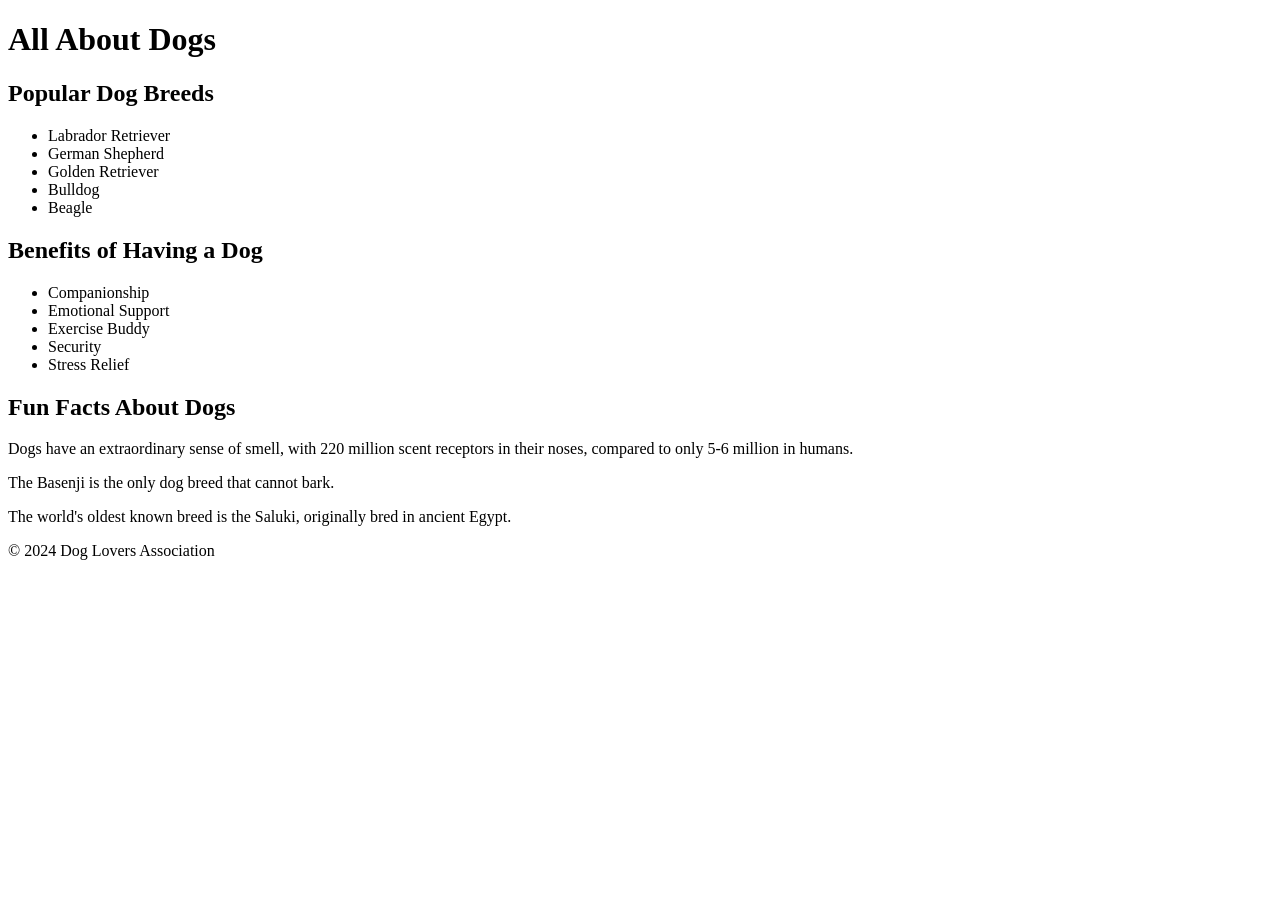
<file: index.html>
<!DOCTYPE html>
<html lang="en">
<head>
    <meta charset="UTF-8">
    <meta name="viewport" content="width=device-width, initial-scale=1.0">
    <title>Dogs</title>
</head>
<body>
    <header>
        <h1>All About Dogs</h1>
    </header>
    <main>
        <section>
            <h2>Popular Dog Breeds</h2>
            <ul>
                <li>Labrador Retriever</li>
                <li>German Shepherd</li>
                <li>Golden Retriever</li>
                <li>Bulldog</li>
                <li>Beagle</li>
            </ul>
        </section> 
        <section>
            <h2>Benefits of Having a Dog</h2>
            <ul>
                <li>Companionship</li>
                <li>Emotional Support</li>
                <li>Exercise Buddy</li>
                <li>Security</li>
                <li>Stress Relief</li>
            </ul>
        </section>
        <section>
            <h2>Fun Facts About Dogs</h2>
            <p>Dogs have an extraordinary sense of smell, with 220 million scent receptors in their noses, compared to only 5-6 million in humans.</p>
            <p>The Basenji is the only dog breed that cannot bark.</p>
            <p>The world's oldest known breed is the Saluki, originally bred in ancient Egypt.</p>
        </section>
    </main>
    <footer>
        <p>&copy; 2024 Dog Lovers Association</p>
    </footer>
</body>
</html>
</file>
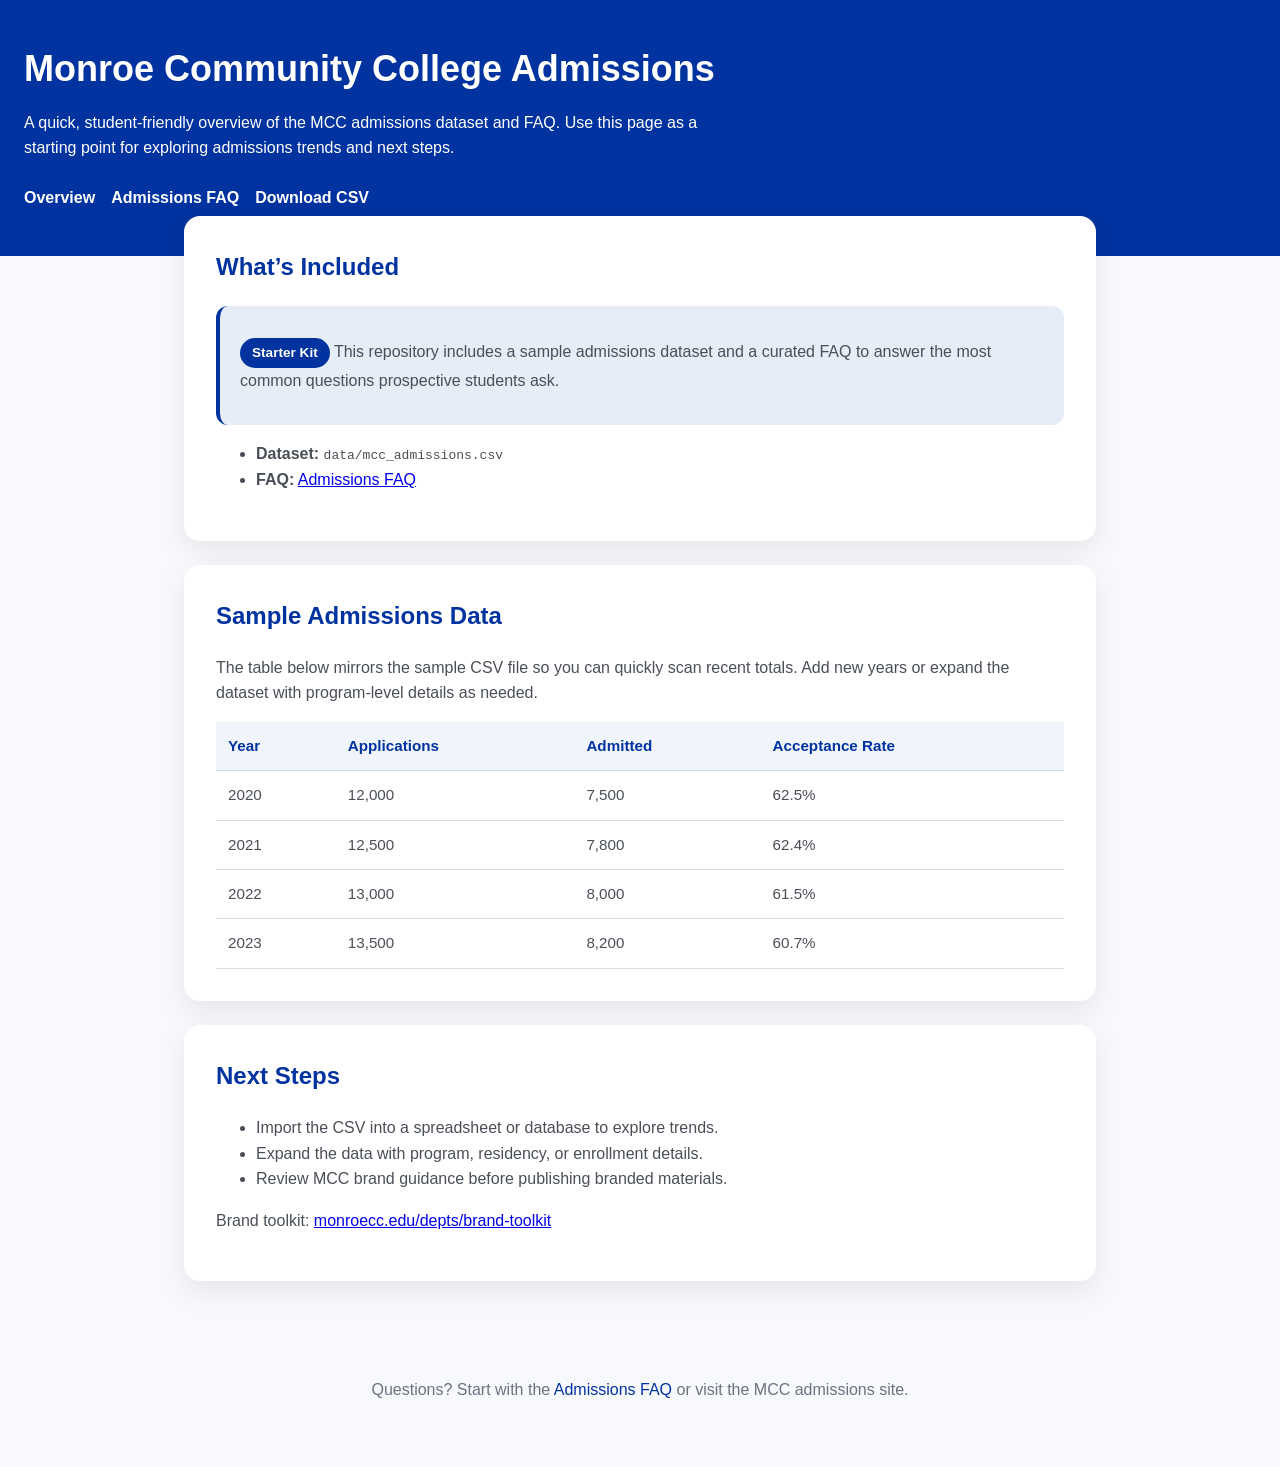
<file: docs/index.html>
<!doctype html>
<html lang="en">
  <head>
    <meta charset="utf-8" />
    <meta name="viewport" content="width=device-width, initial-scale=1" />
    <title>MCC Admissions Overview</title>
    <link rel="stylesheet" href="styles.css" />
  </head>
  <body>
    <header>
      <h1>Monroe Community College Admissions</h1>
      <p>
        A quick, student-friendly overview of the MCC admissions dataset and FAQ. Use this
        page as a starting point for exploring admissions trends and next steps.
      </p>
      <nav>
        <a href="index.html" aria-current="page">Overview</a>
        <a href="faq.html">Admissions FAQ</a>
        <a href="../data/mcc_admissions.csv">Download CSV</a>
      </nav>
    </header>

    <main>
      <section>
        <h2>What’s Included</h2>
        <div class="highlight">
          <p>
            <span class="badge">Starter Kit</span>
            This repository includes a sample admissions dataset and a curated FAQ to answer
            the most common questions prospective students ask.
          </p>
        </div>
        <ul>
          <li><strong>Dataset:</strong> <code>data/mcc_admissions.csv</code></li>
          <li><strong>FAQ:</strong> <a href="faq.html">Admissions FAQ</a></li>
        </ul>
      </section>

      <section>
        <h2>Sample Admissions Data</h2>
        <p>
          The table below mirrors the sample CSV file so you can quickly scan recent totals.
          Add new years or expand the dataset with program-level details as needed.
        </p>
        <table class="data-table">
          <thead>
            <tr>
              <th>Year</th>
              <th>Applications</th>
              <th>Admitted</th>
              <th>Acceptance Rate</th>
            </tr>
          </thead>
          <tbody>
            <tr>
              <td>2020</td>
              <td>12,000</td>
              <td>7,500</td>
              <td>62.5%</td>
            </tr>
            <tr>
              <td>2021</td>
              <td>12,500</td>
              <td>7,800</td>
              <td>62.4%</td>
            </tr>
            <tr>
              <td>2022</td>
              <td>13,000</td>
              <td>8,000</td>
              <td>61.5%</td>
            </tr>
            <tr>
              <td>2023</td>
              <td>13,500</td>
              <td>8,200</td>
              <td>60.7%</td>
            </tr>
          </tbody>
        </table>
      </section>

      <section>
        <h2>Next Steps</h2>
        <ul>
          <li>Import the CSV into a spreadsheet or database to explore trends.</li>
          <li>Expand the data with program, residency, or enrollment details.</li>
          <li>Review MCC brand guidance before publishing branded materials.</li>
        </ul>
        <p>
          Brand toolkit: <a href="https://www.monroecc.edu/depts/brand-toolkit/">monroecc.edu/depts/brand-toolkit</a>
        </p>
      </section>
    </main>

    <footer>
      <p>
        Questions? Start with the <a href="faq.html">Admissions FAQ</a> or visit the MCC admissions site.
      </p>
    </footer>
  </body>
</html>
</file>
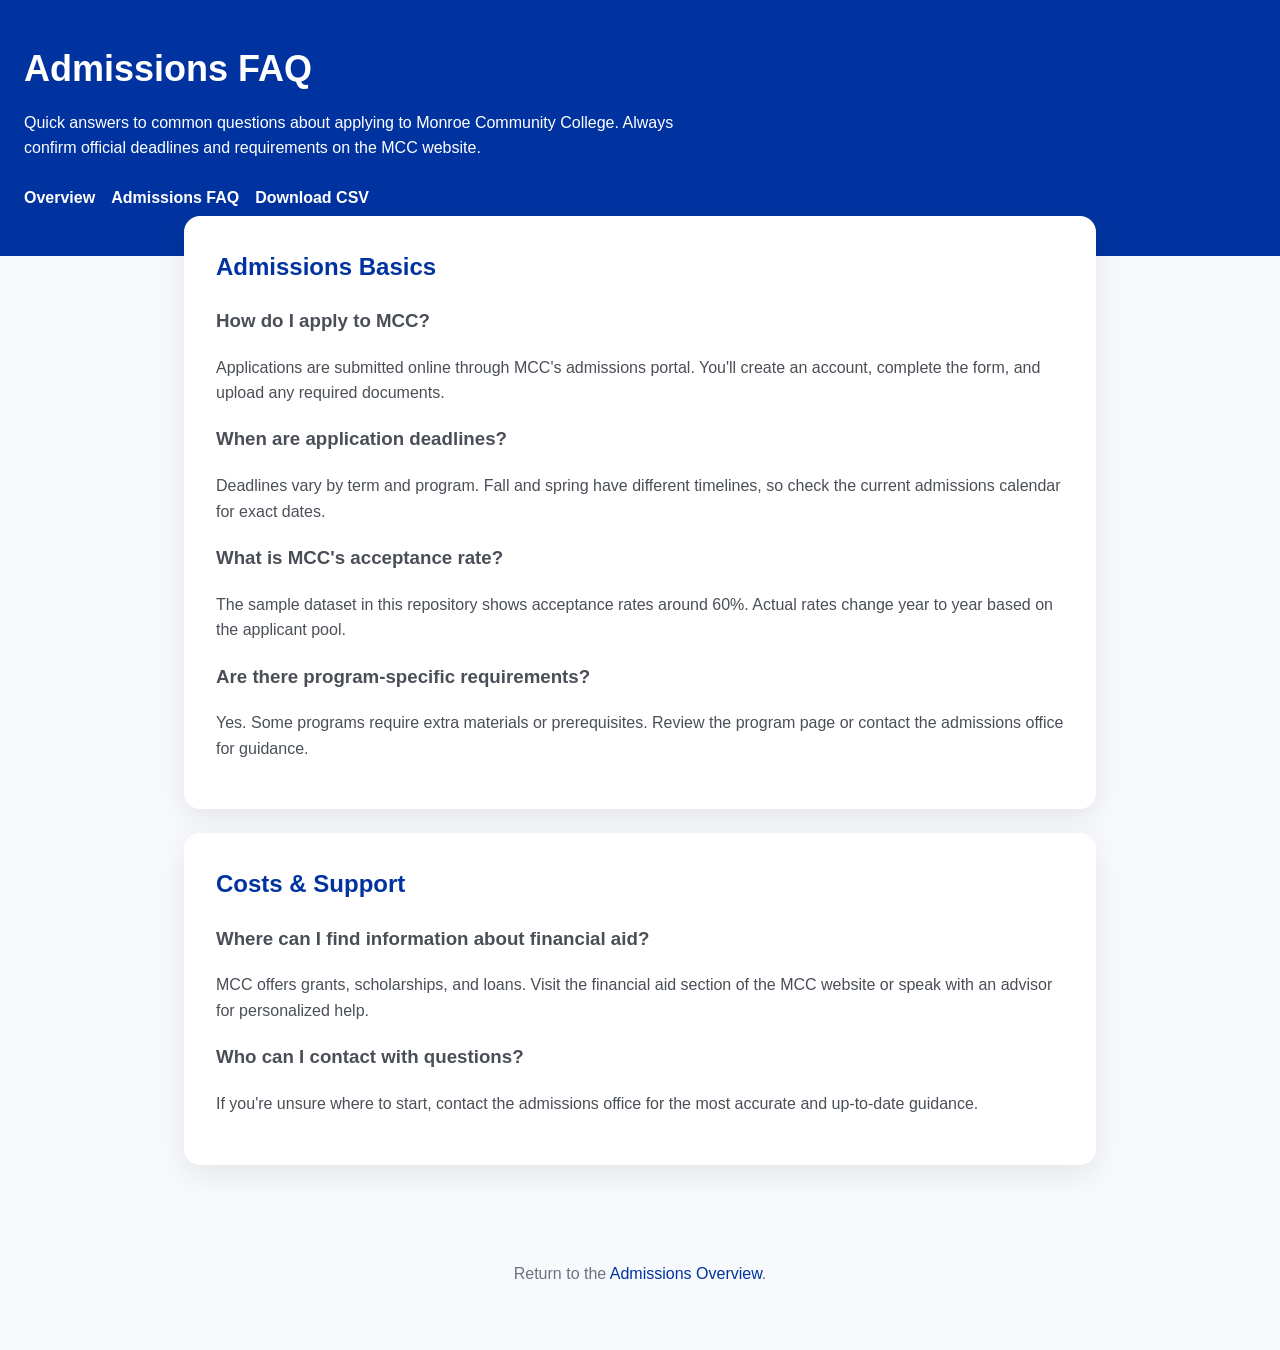
<file: docs/faq.html>
<!doctype html>
<html lang="en">
  <head>
    <meta charset="utf-8" />
    <meta name="viewport" content="width=device-width, initial-scale=1" />
    <title>MCC Admissions FAQ</title>
    <link rel="stylesheet" href="styles.css" />
  </head>
  <body>
    <header>
      <h1>Admissions FAQ</h1>
      <p>
        Quick answers to common questions about applying to Monroe Community College.
        Always confirm official deadlines and requirements on the MCC website.
      </p>
      <nav>
        <a href="index.html">Overview</a>
        <a href="faq.html" aria-current="page">Admissions FAQ</a>
        <a href="../data/mcc_admissions.csv">Download CSV</a>
      </nav>
    </header>

    <main>
      <section>
        <h2>Admissions Basics</h2>
        <h3>How do I apply to MCC?</h3>
        <p>
          Applications are submitted online through MCC's admissions portal. You'll create
          an account, complete the form, and upload any required documents.
        </p>

        <h3>When are application deadlines?</h3>
        <p>
          Deadlines vary by term and program. Fall and spring have different timelines, so
          check the current admissions calendar for exact dates.
        </p>

        <h3>What is MCC's acceptance rate?</h3>
        <p>
          The sample dataset in this repository shows acceptance rates around 60%. Actual
          rates change year to year based on the applicant pool.
        </p>

        <h3>Are there program-specific requirements?</h3>
        <p>
          Yes. Some programs require extra materials or prerequisites. Review the program
          page or contact the admissions office for guidance.
        </p>
      </section>

      <section>
        <h2>Costs & Support</h2>
        <h3>Where can I find information about financial aid?</h3>
        <p>
          MCC offers grants, scholarships, and loans. Visit the financial aid section of
          the MCC website or speak with an advisor for personalized help.
        </p>

        <h3>Who can I contact with questions?</h3>
        <p>
          If you're unsure where to start, contact the admissions office for the most
          accurate and up-to-date guidance.
        </p>
      </section>
    </main>

    <footer>
      <p>
        Return to the <a href="index.html">Admissions Overview</a>.
      </p>
    </footer>
  </body>
</html>
</file>
<file: docs/styles.css>
:root {
  color-scheme: light;
  --mcc-blue: #0033a0;
  --mcc-light-blue: #e6edf7;
  --mcc-gray: #4a4f57;
  --mcc-border: #d6dbe3;
  --mcc-white: #ffffff;
  --mcc-shadow: 0 10px 30px rgba(0, 0, 0, 0.08);
}

* {
  box-sizing: border-box;
}

body {
  margin: 0;
  font-family: "Segoe UI", "Helvetica Neue", Arial, sans-serif;
  line-height: 1.6;
  color: var(--mcc-gray);
  background: #f7f9fc;
}

header {
  background: var(--mcc-blue);
  color: var(--mcc-white);
  padding: 2.5rem 1.5rem;
}

header h1 {
  margin: 0 0 0.75rem;
  font-size: 2.25rem;
}

header p {
  margin: 0;
  max-width: 700px;
}

nav {
  display: flex;
  gap: 1rem;
  flex-wrap: wrap;
  margin-top: 1.5rem;
}

nav a {
  color: var(--mcc-white);
  text-decoration: none;
  font-weight: 600;
  border-bottom: 2px solid transparent;
  padding-bottom: 0.2rem;
}

nav a:hover,
nav a:focus {
  border-bottom-color: var(--mcc-white);
}

main {
  max-width: 960px;
  margin: -2.5rem auto 3rem;
  padding: 0 1.5rem;
}

section {
  background: var(--mcc-white);
  padding: 2rem;
  margin-bottom: 1.5rem;
  border-radius: 16px;
  box-shadow: var(--mcc-shadow);
}

section h2 {
  margin-top: 0;
  color: var(--mcc-blue);
}

.highlight {
  background: var(--mcc-light-blue);
  border-left: 4px solid var(--mcc-blue);
  padding: 1rem 1.25rem;
  border-radius: 12px;
}

.data-table {
  width: 100%;
  border-collapse: collapse;
  margin-top: 1rem;
  font-size: 0.95rem;
}

.data-table th,
.data-table td {
  padding: 0.75rem;
  text-align: left;
  border-bottom: 1px solid var(--mcc-border);
}

.data-table th {
  background: #f0f4fb;
  color: var(--mcc-blue);
}

.badge {
  display: inline-block;
  background: var(--mcc-blue);
  color: var(--mcc-white);
  padding: 0.25rem 0.75rem;
  border-radius: 999px;
  font-size: 0.85rem;
  font-weight: 600;
}

footer {
  text-align: center;
  padding: 2rem 1rem 3rem;
  color: #6b7280;
}

footer a {
  color: var(--mcc-blue);
  text-decoration: none;
}

footer a:hover {
  text-decoration: underline;
}

@media (max-width: 720px) {
  header {
    padding: 2rem 1.25rem;
  }

  header h1 {
    font-size: 1.85rem;
  }

  section {
    padding: 1.5rem;
  }
}
</file>
